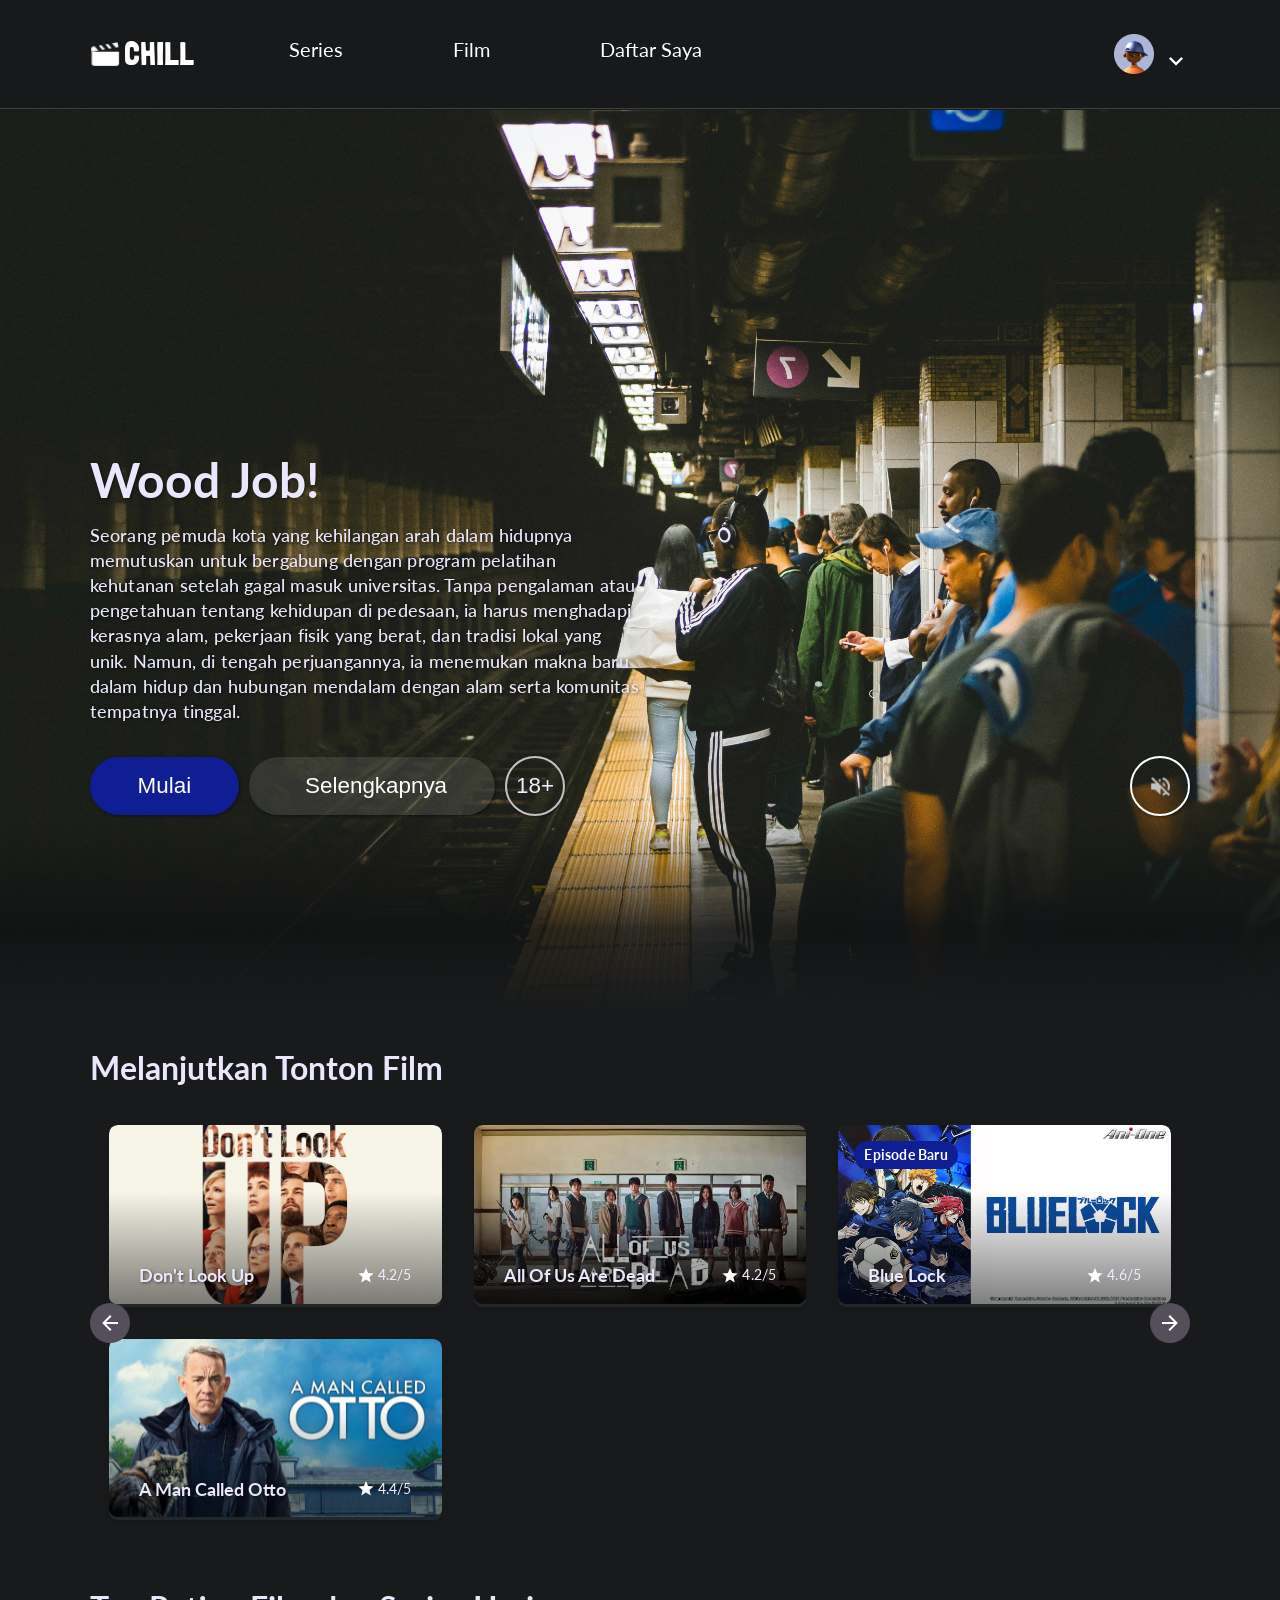
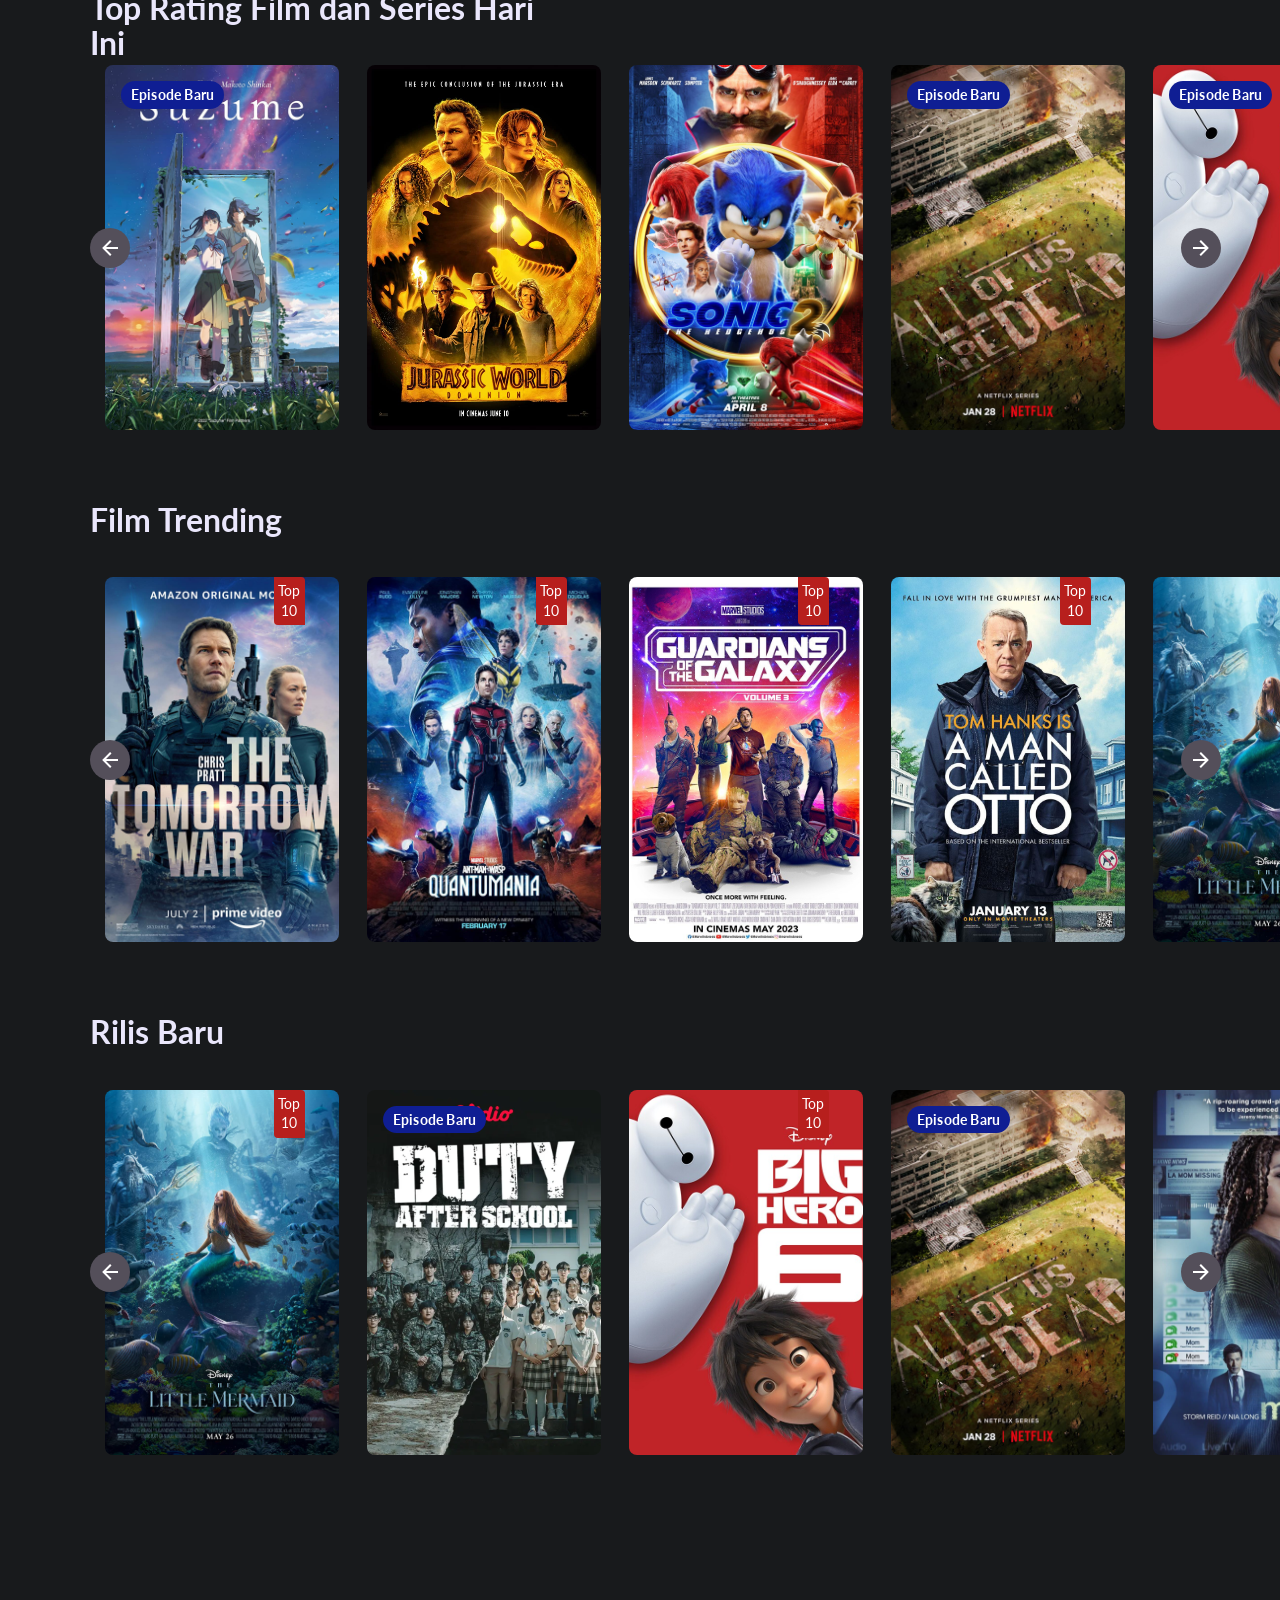
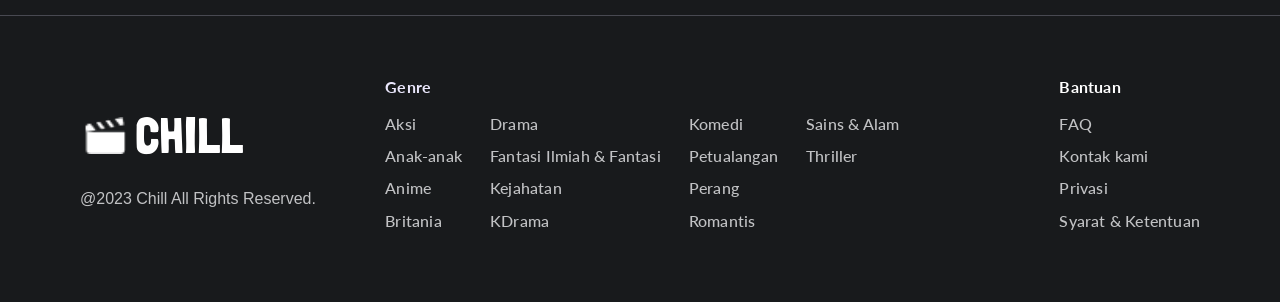
<file: index.html>
<!DOCTYPE html>
<html lang="en">
  <head>
    <meta charset="UTF-8" />
    <meta name="viewport" content="width=device-width, initial-scale=1.0" />
    <!-- Fonts -->
    <link rel="preconnect" href="https://fonts.googleapis.com" />
    <link rel="preconnect" href="https://fonts.gstatic.com" crossorigin />
    <link
      href="https://fonts.googleapis.com/css2?family=Lato:wght@300;400;700;900&family=Londrina+Solid:wght@400;900&display=swap"
      rel="stylesheet"
    />

    <!-- My Style -->
    <link rel="stylesheet" href="./css/index-style.css" />
    <link rel="icon" href="./assets/movie-clapper-open.png" type="image/png" />
    <title>Chill</title>
  </head>
  <body>
    <!-- Navbar start -->
    <nav class="navbar">
      <div class="navbar-nav">
        <div class="navbar-logo">
          <div class="logo-wrapper">
            <img src="./assets/movie.png" alt="movie vector" />
          </div>
          <a href="index.html" class="logotext">CHILL</a>
        </div>
        <ul class="navigation">
          <li><a href="#">Series</a></li>
          <li><a href="#">Film</a></li>
          <li><a href="#">Daftar Saya</a></li>
        </ul>
      </div>
      <!-- avatar-icon -->
      <!-- Avatar Dropdown -->
      <div class="navbar-avatar">
        <img
          src="./assets/avatar-profile.png"
          alt="avatar-profile"
          class="avatar-img"
        />
        <div class="arrow-down">
          <img src="./assets/Vector-arrow.png" alt="arrow-vector" />
        </div>
        <!-- Dropdown Menu -->
        <div class="dropdown-menu">
          <ul>
            <li>
              <img src="./assets/profile.svg" alt="profile" />
              <a href="#profil-saya"
                ><span class="profileText">Profil Saya</span></a
              >
            </li>
            <li>
              <img src="./assets/star-profile.svg" alt="Premium" />
              <a href="#ubah-premium">Ubah Premium</a>
            </li>
            <li>
              <img src="./assets/logout.svg" alt="logout" />
              <a href="#keluar">Keluar</a>
            </li>
          </ul>
        </div>
      </div>
    </nav>
    <!-- Navbar end -->

    <!-- Hero Section starts -->
    <section class="hero" id="home">
      <main class="content-wrapper">
        <div class="content-text">
          <h1>Wood Job!</h1>
          <p>
            Seorang pemuda kota yang kehilangan arah dalam hidupnya memutuskan
            untuk bergabung dengan program pelatihan kehutanan setelah gagal
            masuk universitas. Tanpa pengalaman atau pengetahuan tentang
            kehidupan di pedesaan, ia harus menghadapi kerasnya alam, pekerjaan
            fisik yang berat, dan tradisi lokal yang unik. Namun, di tengah
            perjuangannya, ia menemukan makna baru dalam hidup dan hubungan
            mendalam dengan alam serta komunitas tempatnya tinggal.
          </p>
        </div>
        <div class="content-btn">
          <div class="btn-wrapper">
            <button class="btn-start"><span>Mulai</span></button>
            <button class="btn-info">
              <i data-feather="info"></i><span>Selengkapnya</span>
            </button>
            <button class="btn-age"><span>18+</span></button>
          </div>
          <div class="btn-volume">
            <button class="volume-off">
              <img src="./assets/volume-off.png" alt="volume-off" />
            </button>
          </div>
        </div>
      </main>
    </section>
    <!-- Hero Section end -->

    <!-- Continue Watching Section start -->
    <section class="movie-section">
      <h2>Melanjutkan Tonton Film</h2>
      <div class="movie-carousel">
        <div class="arrow-btn">
          <div class="arrow-left">
            <button class="carousel-btn left-btn" aria-label="Scroll left">
              <svg
                width="16"
                height="16"
                viewBox="0 0 16 16"
                fill="none"
                xmlns="http://www.w3.org/2000/svg"
              >
                <path
                  d="M16.0002 7.00008V9.00008H4.00016L9.50016 14.5001L8.08016 15.9201L0.160156 8.00008L8.08016 0.0800781L9.50016 1.50008L4.00016 7.00008H16.0002Z"
                  fill="white"
                />
              </svg>
            </button>
          </div>
        </div>
        <ul class="movie-list">
          <!-- movie 1 -->
          <li class="movie-item">
            <div class="poster-container">
              <img src="./images/movie-up.svg" alt="Poster Don't Look Up" />
            </div>
            <div class="movie-details">
              <p class="movie-title">Don't Look Up</p>
              <div class="movie-rating">
                <div class="star-icon">
                  <svg
                    width="14"
                    height="13"
                    viewBox="0 0 14 13"
                    fill="none"
                    xmlns="http://www.w3.org/2000/svg"
                  >
                    <path
                      d="M6.99967 10.5133L11.1197 12.9999L10.0263 8.31325L13.6663 5.15992L8.87301 4.74659L6.99967 0.333252L5.12634 4.74659L0.333008 5.15992L3.96634 8.31325L2.87967 12.9999L6.99967 10.5133Z"
                      fill="white"
                    />
                  </svg>
                </div>
                <span class="rating-text">4.2/5</span>
              </div>
            </div>
          </li>
          <!-- movie 2 -->
          <li class="movie-item">
            <div class="poster-container">
              <img
                src="./images/movie-the batman.svg"
                alt="Poster The Batman"
              />
            </div>
            <div class="movie-details">
              <p class="movie-title">All Of Us Are Dead</p>
              <div class="movie-rating">
                <div class="star-icon">
                  <svg
                    width="14"
                    height="13"
                    viewBox="0 0 14 13"
                    fill="none"
                    xmlns="http://www.w3.org/2000/svg"
                  >
                    <path
                      d="M6.99967 10.5133L11.1197 12.9999L10.0263 8.31325L13.6663 5.15992L8.87301 4.74659L6.99967 0.333252L5.12634 4.74659L0.333008 5.15992L3.96634 8.31325L2.87967 12.9999L6.99967 10.5133Z"
                      fill="white"
                    />
                  </svg>
                </div>
                <span class="rating-text">4.2/5</span>
              </div>
            </div>
          </li>
          <!-- movie 3 -->
          <li class="movie-item">
            <div class="poster-container">
              <img src="./images/movie-blue-lock.svg" alt="Poster Blue Lock" />
            </div>
            <div class="movie-details">
              <p class="movie-title">Blue Lock</p>
              <div class="movie-rating">
                <div class="star-icon">
                  <svg
                    width="14"
                    height="13"
                    viewBox="0 0 14 13"
                    fill="none"
                    xmlns="http://www.w3.org/2000/svg"
                  >
                    <path
                      d="M6.99967 10.5133L11.1197 12.9999L10.0263 8.31325L13.6663 5.15992L8.87301 4.74659L6.99967 0.333252L5.12634 4.74659L0.333008 5.15992L3.96634 8.31325L2.87967 12.9999L6.99967 10.5133Z"
                      fill="white"
                    />
                  </svg>
                </div>
                <span class="rating-text">4.6/5</span>
              </div>
            </div>
            <button class="episodeBaru">
              <span class="episodeBaru-text">Episode Baru</span>
            </button>
          </li>
          <!-- movie 4 -->
          <li class="movie-item">
            <div class="poster-container">
              <img
                src="./images/movie-amancalledotto.svg"
                alt="Poster A Man Called Otto"
              />
            </div>
            <div class="movie-details">
              <p class="movie-title">A Man Called Otto</p>
              <div class="movie-rating">
                <div class="star-icon">
                  <svg
                    width="14"
                    height="13"
                    viewBox="0 0 14 13"
                    fill="none"
                    xmlns="http://www.w3.org/2000/svg"
                  >
                    <path
                      d="M6.99967 10.5133L11.1197 12.9999L10.0263 8.31325L13.6663 5.15992L8.87301 4.74659L6.99967 0.333252L5.12634 4.74659L0.333008 5.15992L3.96634 8.31325L2.87967 12.9999L6.99967 10.5133Z"
                      fill="white"
                    />
                  </svg>
                </div>
                <span class="rating-text">4.4/5</span>
              </div>
            </div>
          </li>
        </ul>
        <div class="arrow-btn">
          <div class="arrow-right">
            <button class="carousel-btn right-btn" aria-label="Scroll right">
              <svg
                width="16"
                height="16"
                viewBox="0 0 16 16"
                fill="none"
                xmlns="http://www.w3.org/2000/svg"
              >
                <path
                  d="M0 7.00008V9.00008H12L6.5 14.5001L7.92 15.9201L15.84 8.00008L7.92 0.0800781L6.5 1.50008L12 7.00008H0Z"
                  fill="white"
                />
              </svg>
            </button>
          </div>
        </div>
      </div>
    </section>
    <!-- Continue Watching Section end -->

    <!-- Top Rating Section start -->
    <section class="top-rating">
      <h3 class="top-rating-title">Top Rating Film dan Series Hari Ini</h3>
      <div class="topRating-wrapper">
        <!-- button kiri -->
        <div class="arrow-btn">
          <div class="arrow-left">
            <button class="carousel-btn left-btn" aria-label="Scroll left">
              <svg
                width="16"
                height="16"
                viewBox="0 0 16 16"
                fill="none"
                xmlns="http://www.w3.org/2000/svg"
              >
                <path
                  d="M16.0002 7.00008V9.00008H4.00016L9.50016 14.5001L8.08016 15.9201L0.160156 8.00008L8.08016 0.0800781L9.50016 1.50008L4.00016 7.00008H16.0002Z"
                  fill="white"
                />
              </svg>
            </button>
          </div>
        </div>
        <div class="topRating-list">
          <!-- movie 1 -->
          <div class="movie-card">
            <img
              class="movie-card-image"
              src="./images/movie-suzume.svg"
              alt="movie-card"
            />
            <button class="movie-card-button">
              <span class="newEpisode">Episode Baru</span>
            </button>
          </div>
          <!-- movie 2 -->
          <div class="movie-card">
            <img
              class="movie-card-image"
              src="./images/movie-jurassic.svg"
              alt="movie-card"
            />
          </div>
          <!-- movie 3 -->
          <div class="movie-card">
            <img
              class="movie-card-image"
              src="./images/movie-sonic.svg"
              alt="movie-card"
            />
          </div>
          <!-- movie 4 -->
          <div class="movie-card">
            <img
              class="movie-card-image"
              src="./images/movie-allofusdead.svg"
              alt="movie-card"
            />
            <button class="movie-card-button">
              <span class="newEpisode">Episode Baru</span>
            </button>
          </div>
          <!-- movie 5 -->
          <div class="movie-card">
            <img
              class="movie-card-image"
              src="./images/movie-bighero.svg"
              alt="movie-card"
            />
            <button class="movie-card-button">
              <span class="newEpisode">Episode Baru</span>
            </button>
            <button class="topRating-text"><span>Top 10</span></button>
          </div>
        </div>
        <!-- button kanan -->
        <div class="arrow-btn">
          <div class="arrow-right">
            <button class="carousel-btn right-btn" aria-label="Scroll right">
              <svg
                width="16"
                height="16"
                viewBox="0 0 16 16"
                fill="none"
                xmlns="http://www.w3.org/2000/svg"
              >
                <path
                  d="M0 7.00008V9.00008H12L6.5 14.5001L7.92 15.9201L15.84 8.00008L7.92 0.0800781L6.5 1.50008L12 7.00008H0Z"
                  fill="white"
                />
              </svg>
            </button>
          </div>
        </div>
      </div>
    </section>
    <!-- Top Rating Section end -->

    <!-- Trending Film Section start -->
    <section class="trending">
      <h3 class="trending-title">Film Trending</h3>
      <div class="trending-wrapper">
        <!-- button kiri -->
        <div class="arrow-btn">
          <div class="arrow-left">
            <button class="carousel-btn left-btn" aria-label="Scroll left">
              <svg
                width="16"
                height="16"
                viewBox="0 0 16 16"
                fill="none"
                xmlns="http://www.w3.org/2000/svg"
              >
                <path
                  d="M16.0002 7.00008V9.00008H4.00016L9.50016 14.5001L8.08016 15.9201L0.160156 8.00008L8.08016 0.0800781L9.50016 1.50008L4.00016 7.00008H16.0002Z"
                  fill="white"
                />
              </svg>
            </button>
          </div>
        </div>
        <div class="trending-list">
          <!-- movie 1 -->
          <div class="movie-card">
            <img
              class="movie-card-image"
              src="./images/movi-tommorrow.svg"
              alt="movie-card"
            />
            <button class="topRating-text"><span>Top 10</span></button>
          </div>
          <!-- movie 2 -->
          <div class="movie-card">
            <img
              class="movie-card-image"
              src="./images/movie-quantumania.svg"
              alt="movie-card"
            />
            <button class="topRating-text"><span>Top 10</span></button>
          </div>
          <!-- movie 3 -->
          <div class="movie-card">
            <img
              class="movie-card-image"
              src="./images/movie-guardians.svg"
              alt="movie-card"
            />
            <button class="topRating-text"><span>Top 10</span></button>
          </div>
          <!-- movie 4 -->
          <div class="movie-card">
            <img
              class="movie-card-image"
              src="./images/movie-otto.svg"
              alt="movie-card"
            />
            <button class="topRating-text"><span>Top 10</span></button>
          </div>
          <!-- movie 5 -->
          <div class="movie-card">
            <img
              class="movie-card-image"
              src="./images/movie-littlemermaid.svg"
              alt="movie-card"
            />
            <button class="topRating-text"><span>Top 10</span></button>
          </div>
        </div>
        <!-- button kanan -->
        <div class="arrow-btn">
          <div class="arrow-right">
            <button class="carousel-btn right-btn" aria-label="Scroll right">
              <svg
                width="16"
                height="16"
                viewBox="0 0 16 16"
                fill="none"
                xmlns="http://www.w3.org/2000/svg"
              >
                <path
                  d="M0 7.00008V9.00008H12L6.5 14.5001L7.92 15.9201L15.84 8.00008L7.92 0.0800781L6.5 1.50008L12 7.00008H0Z"
                  fill="white"
                />
              </svg>
            </button>
          </div>
        </div>
      </div>
    </section>
    <!-- Trending Film Section end -->

    <!-- New Release Section start -->
    <section class="newRelease">
      <h3 class="newRelease-title">Rilis Baru</h3>
      <div class="newRelease-wrapper">
        <!-- button kiri -->
        <div class="arrow-btn">
          <div class="arrow-left">
            <button class="carousel-btn left-btn" aria-label="Scroll left">
              <svg
                width="16"
                height="16"
                viewBox="0 0 16 16"
                fill="none"
                xmlns="http://www.w3.org/2000/svg"
              >
                <path
                  d="M16.0002 7.00008V9.00008H4.00016L9.50016 14.5001L8.08016 15.9201L0.160156 8.00008L8.08016 0.0800781L9.50016 1.50008L4.00016 7.00008H16.0002Z"
                  fill="white"
                />
              </svg>
            </button>
          </div>
        </div>
        <div class="newRelease-list">
          <!-- movie 1 -->
          <div class="movie-card">
            <img
              class="movie-card-image"
              src="./images/movie-littlemermaid.svg"
              alt="movie-card"
            />
            <button class="topRating-text"><span>Top 10</span></button>
          </div>
          <!-- movie 2 -->
          <div class="movie-card">
            <img
              class="movie-card-image"
              src="./images/movie-dutyafterschool.svg"
              alt="movie-card"
            />
            <button class="movie-card-button">
              <span class="newEpisode">Episode Baru</span>
            </button>
          </div>
          <!-- movie 3 -->
          <div class="movie-card">
            <img
              class="movie-card-image"
              src="./images/movie-bighero.svg"
              alt="movie-card"
            />
            <button class="topRating-text"><span>Top 10</span></button>
          </div>
          <!-- movie 4 -->
          <div class="movie-card">
            <img
              class="movie-card-image"
              src="./images/movie-allofusdead.svg"
              alt="movie-card"
            />
            <button class="movie-card-button">
              <span class="newEpisode">Episode Baru</span>
            </button>
          </div>
          <!-- movie 5 -->
          <div class="movie-card">
            <img
              class="movie-card-image"
              src="./images/movie-missing.svg"
              alt="movie-card"
            />
          </div>
        </div>
        <!-- button kanan -->
        <div class="arrow-btn">
          <div class="arrow-right">
            <button class="carousel-btn right-btn" aria-label="Scroll right">
              <svg
                width="16"
                height="16"
                viewBox="0 0 16 16"
                fill="none"
                xmlns="http://www.w3.org/2000/svg"
              >
                <path
                  d="M0 7.00008V9.00008H12L6.5 14.5001L7.92 15.9201L15.84 8.00008L7.92 0.0800781L6.5 1.50008L12 7.00008H0Z"
                  fill="white"
                />
              </svg>
            </button>
          </div>
        </div>
      </div>
    </section>
    <!-- New Release Section end -->

    <!-- Footer Section start -->
    <footer class="footer">
      <div class="footer-wrapper">
        <div class="footer-logoCopyright">
          <div class="footer-logo">
            <div class="footer-logoWrapper">
              <img src="./assets/movie.png" alt="movie vector" />
            </div>
            <a href="index.html" class="footer-logotext">CHILL</a>
          </div>
          <p class="copyright"><span>@2023 Chill All Rights Reserved.</span></p>
        </div>
        <div class="footer-content">
          <div class="genre">
            <p class="genre-title">Genre</p>
            <!-- genre column 1 -->
            <div class="genre-wrapper">
              <ul class="genre-list">
                <li><a href="#">Aksi</a></li>
                <li><a href="#">Anak-anak</a></li>
                <li><a href="#">Anime</a></li>
                <li><a href="#">Britania</a></li>
              </ul>
              <!-- genre column 2 -->
              <ul class="genre-list">
                <li><a href="#">Drama</a></li>
                <li><a href="#">Fantasi Ilmiah & Fantasi</a></li>
                <li><a href="#">Kejahatan</a></li>
                <li><a href="#">KDrama</a></li>
              </ul>
              <!-- genre column 3 -->
              <ul class="genre-list">
                <li><a href="#">Komedi</a></li>
                <li><a href="#">Petualangan</a></li>
                <li><a href="#">Perang</a></li>
                <li><a href="#">Romantis</a></li>
              </ul>
              <!-- genre column 4 -->
              <ul class="genre-list">
                <li><a href="#">Sains & Alam</a></li>
                <li><a href="#">Thriller </a></li>
              </ul>
            </div>
            <img class="chevron" src="./assets/chevron.svg" alt="chevron" />
          </div>
          <div class="information">
            <p class="information-title">Bantuan</p>
            <!-- genre column 1 -->
            <div class="information-wrapper">
              <ul class="information-list">
                <li><a href="#">FAQ</a></li>
                <li><a href="#">Kontak kami</a></li>
                <li><a href="#">Privasi</a></li>
                <li><a href="#">Syarat & Ketentuan</a></li>
              </ul>
            </div>
            <img class="chevron" src="./assets/chevron.svg" alt="chevron" />
          </div>
        </div>
      </div>
    </footer>
    <!-- Footer Section end -->

    <!-- File JavaScript -->
    <script src="./js/index.js"></script>
  </body>
</html>
</file>
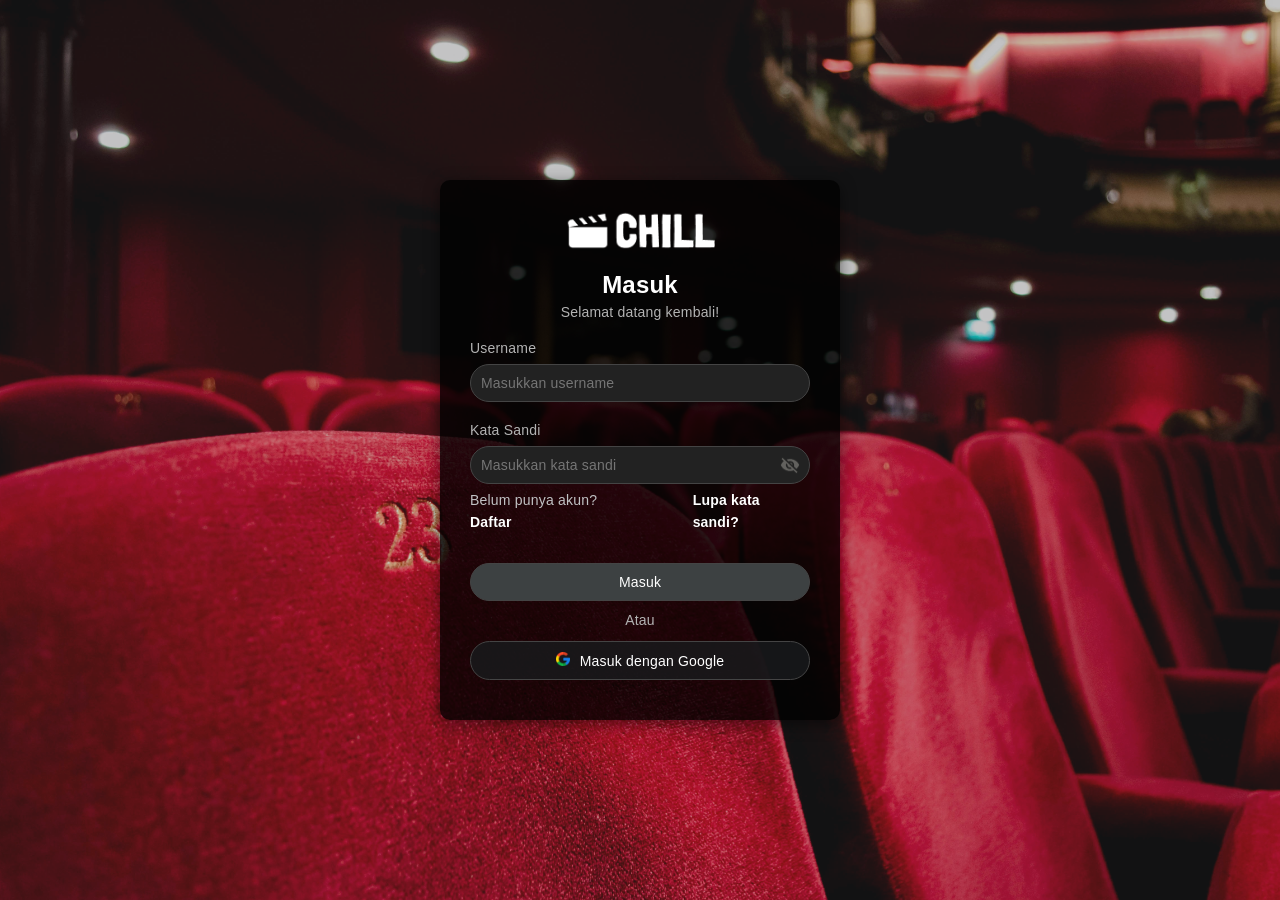
<file: login.html>
<!DOCTYPE html>
<html lang="en">
<head>
    <meta charset="UTF-8">
    <meta name="viewport" content="width=device-width, initial-scale=1.0">
    <title>Chill – Login</title>
    <link rel="stylesheet" href="/css/login-style.css">
    <link rel="icon" href="/assets/movie-clapper-open.png" type="image/png">
</head>
<body>
  <div class="container">
    <div class="background">
    </div>
    <div class="login-wrapper">
      <header class="header">
        <img src="/assets/Logo.png" alt="Logo Chill" class="logo">
      </header>
      <main>
        <form class="form">
          <div class="welcome-container">
            <h3>Masuk</h3>
            <p>Selamat datang kembali!</p>
          </div>
          <div class="input-group1">
            <label for="username">Username</label>
            <input type="text" name="username" placeholder="Masukkan username" required>
          </div>
          <div class="input-group2">
            <label for="password">Kata Sandi</label>
            <div class="password-container">
              <input type="password" id="password" name="password" placeholder="Masukkan kata sandi" required>
              <img src="/assets/eye-off.png" alt="Tampilkan/Sembunyikan" class="toggle-password">
            </div>
            <div class="links">
              <div class="signup-links">
                <p class="signup">Belum punya akun? <a href="register.html">Daftar</a></p>
              </div>
              <p class="forgotten"><a href="#">Lupa kata sandi?</a></p>
            </div>
          </div>          
          <div class="button-group">
            <button type="submit" class="btn-login">Masuk</button>
            <p>Atau</p>
            <button type="button" class="btn-google"><img src="/assets/google.png" alt="logo-google">Masuk dengan Google</button>
          </div>
        </form>
      </main>
    </div>
  </div>
</body>
</html>
</file>
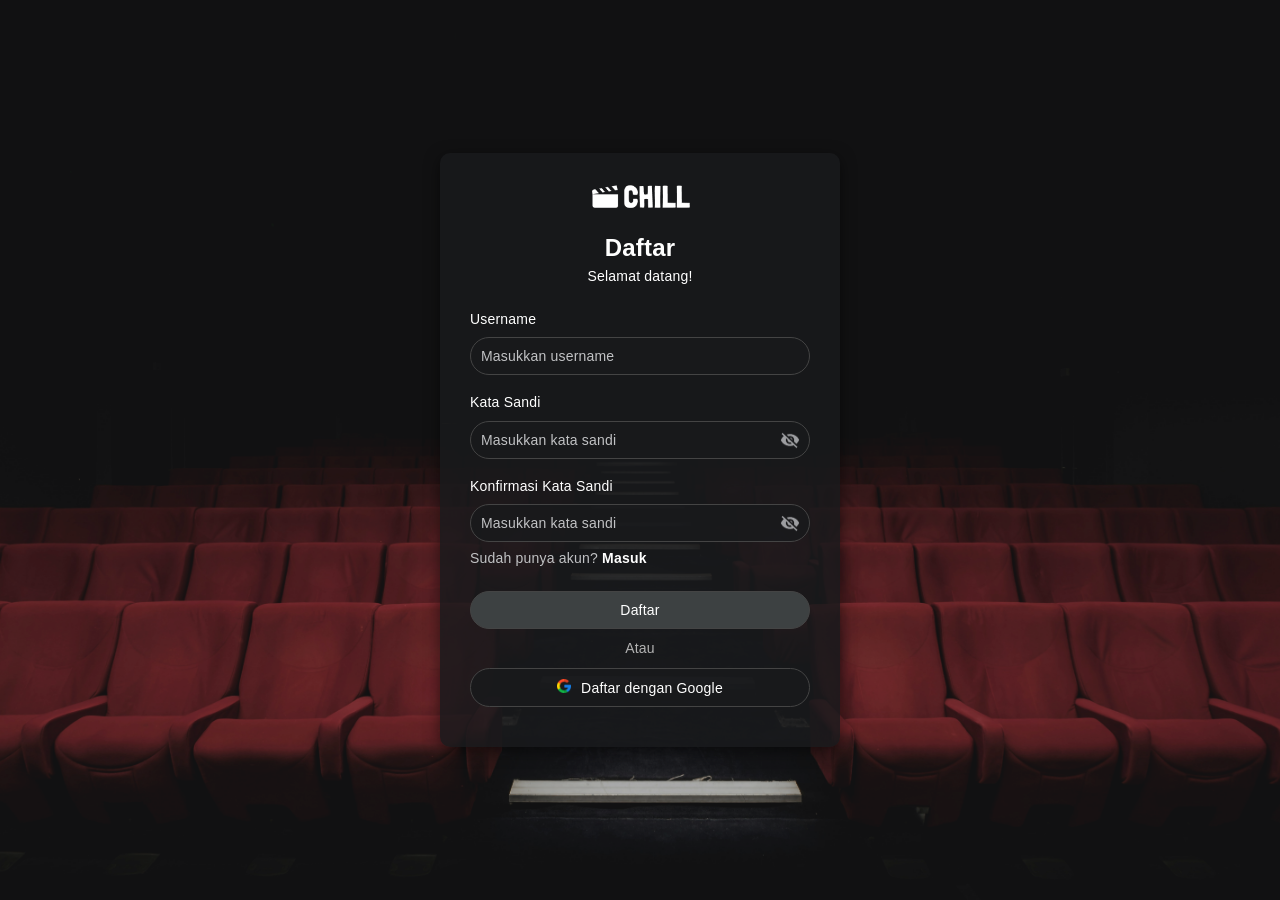
<file: register.html>
<!DOCTYPE html>
<html lang="en">
<head>
    <meta charset="UTF-8">
    <meta name="viewport" content="width=device-width, initial-scale=1.0">
    <title>Sign up for Chill</title>
    <link rel="stylesheet" href="/css/register-style.css">
    <link rel="icon" href="/assets/movie-clapper-open.png" type="image/png">
</head>
<body>
    <div class="container">
        <div class="background"></div>
        <div class="login-wrapper">
            <header class="header">
                <img src="/assets/Logo.png" alt="Logo Chill">
            </header>
            <main>
                <form class="form">
                    <div class="register-container">
                        <h3>Daftar</h3>
                        <p>Selamat datang!</p>
                    </div>
                    <div class="input-group1">
                        <label for="username">Username</label>
                        <input type="text" name="username" id="username" placeholder="Masukkan username">
                    </div>
                    <div class="input-group2">
                        <label for="password">Kata Sandi</label>
                        <div class="password-container">
                            <input type="password" id="password" name="password" placeholder="Masukkan kata sandi">
                            <img src="/assets/eye-off.png" alt="Tampilkan/Sembunyikan" class="toggle-password">
                        </div>
                    </div> 
                    <div class="input-group3">
                        <label for="confirm-password">Konfirmasi Kata Sandi</label>
                        <div class="password-container">
                            <input type="password" id="confirm-password" name="confirm-password" placeholder="Masukkan kata sandi">
                            <img src="/assets/eye-off.png" alt="Tampilkan/Sembunyikan" class="toggle-password">
                        </div>
                        <div class="link">
                            <p class="login-link">Sudah punya akun? <a href="login.html">Masuk</a></p>
                        </div>
                    </div> 
                    <div class="button-group">
                        <button type="submit" class="btn-login">Daftar</button>
                        <p>Atau</p>
                        <button type="button" class="btn-google"><img src="/assets/google.png" alt="logo-google">Daftar dengan Google</button>
                    </div>
                </form>
            </main>
        </div>
    </div>
</body>
</html>
</file>
<file: css/index-style.css>
:root {
  /* BG COLOR */
  --paper-bg: rgba(34, 40, 42);
  --body-bg: rgba(47, 51, 52);
  --header-bg: rgba(24, 26, 28);
  --extra-bg: rgba(61, 65, 66);
  /* DARK TEXT */
  --dark-primary: rgba(84, 79, 90);
  --dark-second: rgba(121, 118, 126);
  --dark-disable: rgba(180, 178, 183);
  /* LIGHT TEXT */
  --light-primary: rgba(234, 231, 252);
  --light-second: rgba(239, 236, 253);
  --light-disable: rgba(246, 244, 254);
}

* {
  margin: 0;
  padding: 0;
  box-sizing: border-box;
  outline: none;
  border: none;
  text-decoration: none;
}

body {
  font-family: "Lato", sans-serif;
  background-color: var(--header-bg);
  color: var(--light-primary);
  height: 2890px;
}

/* Navbar */
.navbar {
  display: flex;
  justify-content: space-between;
  align-items: center;
  padding: 1.4rem 7%;
  background-color: rgba(24, 26, 28, 0.8);
  border-bottom: 1px solid var(--extra-bg);
  position: fixed;
  top: 0;
  left: 0;
  right: 0;
  z-index: 9999;
}

.navbar-nav {
  display: flex;
  align-items: center;
  justify-content: space-between;
  gap: 80px;
}

.navbar-logo {
  display: flex;
  align-items: center;
  flex-direction: row;
  width: Hug (103.55px) px;
  height: Fixed (44px) px;
  gap: 4px;
  opacity: 0px;
}

.logo-wrapper {
  display: flex;
  align-items: center;
  justify-content: center;
  width: 30px;
  height: 30px;
}

.logo-wrapper img {
  width: 100%;
  height: auto;
}

.navbar-logo a {
  color: rgba(255, 255, 255, 1);
  font-family: Londrina Solid;
  text-align: center;
  font-size: 32px;
  line-height: 30px;
}

.navigation {
  display: flex;
  justify-content: center;
  align-items: center;
  width: Hug (520.55px) px;
  height: Hug (44px) px;
  gap: 80px;
  opacity: 0px;
}

.navigation li {
  list-style-type: none;
  padding: 15px;
}

.navigation li a {
  color: rgba(255, 255, 255, 1);
  font-size: 20px;
  text-decoration: none;
}

.navigation li a:hover {
  color: var(--dark-second);
  transition: all 0.3s ease-in-out;
}

.navigation li a::after {
  content: "";
  display: block;
  padding-bottom: 0.5rem;
  border-bottom: 0.1rem solid var(--dark-second);
  transform: scaleX(0);
  transition: 0.2s linear;
}

.navigation li a:hover:after {
  transform: scaleX(0.5);
}

.navbar-avatar {
  display: flex;
  justify-content: center;
  align-items: center;
  position: relative;
  width: Hug (76px) px;
  height: Hug (40px) px;
  gap: 8px;
  opacity: 1px;
  cursor: pointer;
}

.navbar-avatar img {
  width: 40px;
  height: 40px;
  gap: 0px;
  opacity: 0px;
}

.arrow-down {
  width: 28px;
  height: 28px;
  padding: 10.02px 7px 9.33px 7px;
  gap: 0px;
  opacity: 0px;
}

.arrow-down img {
  width: 14px;
  height: 8.65px;
  top: 10.02px;
  left: 7px;
  gap: 0px;
  opacity: 0px;
}

/* Dropdown Menu */
.dropdown-menu {
  display: none;
  position: absolute;
  top: 50px;
  right: 0;
  background: rgba(24, 26, 28, 1);
  box-shadow: 0px 0px 1px 0px rgba(62, 67, 74, 0.31);
  box-shadow: 0px 18px 28px 0px rgba(62, 67, 74, 0.15);
  border-radius: 4px;
  box-shadow: 0px 4px 6px rgba(0, 0, 0, 0.1);
  padding: 4px 0px 4px 0px;
  z-index: 1000;
  width: 180px;
  height: 128px;
}

/* Dropdown Items */
.dropdown-menu ul {
  list-style: none;
  margin: 0;
  padding: 4px 0px;
}

.dropdown-menu ul li a {
  display: block;
  color: rgba(255, 255, 255, 1);
  font-size: 14px;
  text-decoration: none;
  padding: 10px 15px;
  transition: background-color 0.2s ease;
}

.navbar-avatar.active .dropdown-menu {
  display: block;
}

.dropdown-menu ul li {
  margin: 0;
  display: flex;
  align-items: center;
}

.dropdown-menu ul li img {
  width: 16px;
  height: 16px;
  gap: 0px;
  margin: 8px 0px 8px 24px;
}

.profileText {
  color: rgba(50, 84, 255, 1);
}

/* Hero Section */
.hero {
  min-height: 100vh;
  display: flex;
  align-items: center;
  background-image: url(../images/herocover3.jpg);
  background-repeat: no-repeat;
  background-size: cover;
  background-position: center;
  position: relative;
  margin-top: 110px;
}

.hero::after {
  content: "";
  display: block;
  position: absolute;
  width: 100%;
  height: 30%;
  bottom: 0;
  background: linear-gradient(
    180deg,
    rgba(0, 0, 0, 0) 30%,
    rgba(16, 18, 19, 0.86) 70%,
    #181a1c 100%
  );
}

.content-wrapper {
  padding: 1.4rem 7%;
  top: 0;
  left: 0;
  right: 0;
  margin-top: 150px;
}

.content-text h1 {
  font-size: 48px;
  font-weight: 700;
  line-height: 52.8px;
  text-underline-position: from-font;
  text-decoration-skip-ink: none;
  text-shadow: 1px 1px 3px rgba(1, 1, 3, 0.5);
}

.content-text p {
  font-size: 18px;
  font-weight: 500;
  line-height: 25.2px;
  letter-spacing: 0.2px;
  text-align: left;
  text-underline-position: from-font;
  text-decoration-skip-ink: none;
  margin-top: 1rem;
  text-shadow: 1px 1px 3px rgba(1, 1, 3, 0.5);
  max-width: 50%;
}

.content-btn {
  margin-top: 1rem;
  display: flex;
  justify-content: space-between;
  align-items: center;
  padding: 1 rem 3rem;
  font-size: 1.4rem;
}

.btn-wrapper {
  display: flex;
  align-items: center;
  justify-content: space-between;
  width: Hug (350px) px;
  height: Hug (45px) px;
  gap: 10px;
  opacity: 1px;
}

.btn-start {
  margin-top: 1rem;
  padding: 1rem 3rem;
  font-size: 1.4rem;
  color: #fff;
  background-color: rgba(15, 30, 147, 1);
  border-radius: 48px;
  box-shadow: 1px 1px 3px rgba(1, 1, 3, 0.5);
  cursor: pointer;
}

.btn-info {
  display: flex;
  align-items: center;
  justify-content: center;
  gap: 0.5rem;
  margin-top: 1rem;
  padding: 1rem 3rem;
  font-size: 1.4rem;
  color: #fff;
  background-color: rgba(255, 255, 255, 0.1);
  border-radius: 48px;
  box-shadow: 1px 1px 3px rgba(1, 1, 3, 0.5);
  cursor: pointer;
}

.btn-age {
  display: flex;
  justify-content: center;
  align-items: center;
  margin-top: 1rem;
  font-size: 1.4rem;
  border-radius: 100px;
  border: 2px solid rgba(193, 194, 196, 1);
  box-shadow: 1px 1px 3px rgba(1, 1, 3, 0.5);
  background-color: transparent;
  color: var(--light-second);
  width: 60px;
  height: 60px;
  cursor: pointer;
}

.btn-volume {
  margin-top: 1rem;
  width: 60px;
  height: 60px;
  display: flex;
  justify-content: center;
  align-items: center;
  border-radius: 100px;
  border: 2px solid rgb(255, 255, 255);
  box-shadow: 1px 1px 3px rgba(1, 1, 3, 0.5);
  background-color: transparent;
  gap: 10px;
}

.volume-off {
  width: 30px;
  height: 30px;
  padding: 3px 0px 0px 0px;
  gap: 0px;
  opacity: 0px;
  background-color: transparent;
  cursor: pointer;
}

.volume-off img {
  width: 25px;
  height: 25px;
  top: 3px;
  left: 3px;
  gap: 0px;
  opacity: 0px;
}

/* Continue Watching section */
.movie-section {
  padding-left: 7%;
  padding-right: 7%;
  padding-top: 40px;
  padding-bottom: 30px;
  width: 100%;
}

.movie-carousel {
  display: flex;
  align-items: center;
  justify-content: space-between;
  padding-top: 40px;
  gap: 2rem;
}

.movie-section h2 {
  font-size: 32px;
  font-weight: 700;
  line-height: 35.2px;
  text-underline-position: from-font;
  text-decoration-skip-ink: none;
}

.arrow-btn {
  display: flex;
  align-items: center;
  z-index: 3;
}

.carousel-btn {
  background-color: var(--dark-primary);
  border-radius: 50%;
  width: 40px;
  height: 40px;
  display: flex;
  align-items: center;
  justify-content: center;
  cursor: pointer;
  transition: background-color 0.3s ease;
}

.carousel-btn:hover {
  background-color: var(--dark-second);
}

.movie-list {
  display: grid;
  grid-template-columns: repeat(auto-fit, minmax(250px, 1fr));
  gap: 2rem;
  width: calc(100% + 4rem);
  margin-left: -3.3rem;
  margin-right: -3.3rem;
}

.movie-item {
  position: relative;
  width: 100%;
  background-color: var(--paper-bg);
  border-radius: 8px;
  overflow: hidden;
  text-align: center;
  box-shadow: 0 4px 6px rgba(0, 0, 0, 0.1);
  transition: transform 0.3s ease, box-shadow 0.3s ease;
}

.movie-item:hover {
  transform: translateY(-10px);
  box-shadow: 0 8px 12px rgba(0, 0, 0, 0.2);
}

.poster-container {
  width: auto;
  height: auto;
  overflow: hidden;
  position: relative;
  z-index: 1;
}

.poster-container img {
  width: 100%;
  height: 100%;
  object-fit: cover;
}

.movie-details {
  display: flex;
  flex-direction: row;
  align-items: flex-start;
  justify-content: space-between;
  text-align: justify;
  padding: 20px 30px;
  width: auto;
  position: absolute;
  z-index: 10;
  bottom: 0;
  left: 0;
  right: 0;
  background-color: transparent;
}

.movie-title {
  font-size: 18px;
  font-weight: 700;
  line-height: 21.6px;
  color: var(--light-primary);
  text-align: center;
  text-shadow: 1px 1px 3px rgba(1, 1, 3, 0.5);
}

.movie-rating {
  display: flex;
  align-items: center;
  justify-content: center;
  gap: 4px;
}

.star-icon {
  width: 16px;
  height: 16px;
}

.star-icon svg {
  fill: var(--light-second);
  width: 16px;
  height: 16px;
}

.rating-text {
  font-size: 14px;
  font-weight: 400;
  line-height: 19.6px;
  letter-spacing: 0.2px;
  color: var(--light-second);
}
.episodeBaru {
  position: absolute;
  top: 0;
  left: 0;
  width: Hug (104px) px;
  height: Hug (28px) px;
  padding: 4px 10px;
  margin-top: 16px;
  margin-left: 16px;
  gap: 4px;
  border-radius: 24px;
  background: rgba(15, 30, 147, 1);
  z-index: 10;
}

.episodeBaru-text {
  width: 84px;
  height: 20px;
  gap: 0px;
  opacity: 0px;
  font-family: Lato;
  font-size: 14px;
  font-weight: 700;
  line-height: 19.6px;
  letter-spacing: 0.20000000298023224px;
  text-align: left;
  text-underline-position: from-font;
  text-decoration-skip-ink: none;
  color: rgba(255, 255, 255, 1);
}

/* Top Rating Section */

.top-rating {
  padding-left: 7%;
  padding-right: 7%;
  padding-top: 40px;
  padding-bottom: 32px;
  width: 100%;
}

.top-rating-title {
  font-size: 32px;
  font-weight: 700;
  line-height: 35.2px;
  text-underline-position: from-font;
  text-decoration-skip-ink: none;
}

.topRating-wrapper {
  display: flex;
  align-items: center;
  justify-content: space-between;
  padding-top: 40px;
  gap: 28px;
}

.topRating-list {
  display: flex;
  flex-direction: row;
  align-items: flex-start;
  justify-content: space-between;
  width: 100%;
  height: Hug (365px) px;
  gap: 28px;
  opacity: 0px;
  margin-left: -3.3rem;
  margin-right: -3.3rem;
}

.top-rating-title {
  color: var(--greyscale-50);
  line-height: 35.2px;
  width: 485px;
  height: 35px;
  gap: 0px;
  opacity: 0px;
}

.movie-card {
  position: relative;
  display: flex;
  flex-direction: column;
  align-items: flex-start;
  width: Fixed (234px) px;
  height: Fixed (365px) px;
  gap: 10px;
  opacity: 0px;
  transition: transform 0.3s ease, box-shadow 0.3s ease;
}

.movie-card:hover {
  transform: translateY(-10px);
  box-shadow: 0 8px 12px rgba(0, 0, 0, 0.2);
}

.movie-card-images {
  width: 234px;
  height: 365px;
  gap: 0px;
  border-radius: 8px 0px 0px 0px;
  opacity: 0px;
}

.movie-card-button {
  position: absolute;
  width: Hug (104px) px;
  height: Hug (28px) px;
  padding: 4px 10px;
  margin-top: 16px;
  margin-left: 16px;
  gap: 4px;
  border-radius: 24px;
  background: rgba(15, 30, 147, 1);
  opacity: 0px;
}

.newEpisode {
  width: 84px;
  height: 20px;
  gap: 0px;
  opacity: 0px;
  font-family: Lato;
  font-size: 14px;
  font-weight: 700;
  line-height: 19.6px;
  letter-spacing: 0.20000000298023224px;
  text-align: left;
  text-underline-position: from-font;
  text-decoration-skip-ink: none;
  color: rgba(255, 255, 255, 1);
}

.topRating-text {
  position: absolute;
  width: Hug (31px) px;
  height: Hug (48px) px;
  margin-left: 169px;
  margin-right: 34px;
  padding: 4px;
  gap: 10px;
  border-radius: 0px 4px 0px 4px;
  opacity: 0px;
  background: rgba(183, 31, 29, 1);
}

.topRating-text span {
  display: flex;
  flex-direction: column;
  width: 23px;
  height: 40px;
  gap: 0px;
  opacity: 0px;
  font-family: Lato;
  font-size: 14px;
  font-weight: 400;
  line-height: 19.6px;
  letter-spacing: 0.20000000298023224px;
  text-align: center;
  text-underline-position: from-font;
  text-decoration-skip-ink: none;
  color: rgba(255, 255, 255, 1);
}

/* Trending Film Section */
.trending {
  padding-left: 7%;
  padding-right: 7%;
  padding-top: 40px;
  padding-bottom: 32px;
  width: 100%;
}

.trending-title {
  font-size: 32px;
  font-weight: 700;
  line-height: 35.2px;
  text-underline-position: from-font;
  text-decoration-skip-ink: none;
}

.trending-wrapper {
  display: flex;
  align-items: center;
  justify-content: space-between;
  padding-top: 40px;
  gap: 28px;
}

.trending-list {
  display: flex;
  flex-direction: row;
  align-items: flex-start;
  justify-content: space-between;
  width: 100%;
  height: Hug (365px) px;
  gap: 28px;
  opacity: 0px;
  margin-left: -3.3rem;
  margin-right: -3.3rem;
}

/* New Release Section */

.newRelease {
  padding-left: 7%;
  padding-right: 7%;
  padding-top: 40px;
  padding-bottom: 80px;
  margin-bottom: 80px;
  width: 100%;
}

.newRelease-title {
  font-size: 32px;
  font-weight: 700;
  line-height: 35.2px;
  text-underline-position: from-font;
  text-decoration-skip-ink: none;
}

.newRelease-wrapper {
  display: flex;
  align-items: center;
  justify-content: space-between;
  padding-top: 40px;
  gap: 28px;
}

.newRelease-list {
  display: flex;
  flex-direction: row;
  align-items: flex-start;
  justify-content: space-between;
  width: 100%;
  height: Hug (365px) px;
  gap: 28px;
  opacity: 0px;
  margin-left: -3.3rem;
  margin-right: -3.3rem;
}

/* Footer Section */

.footer {
  width: Fixed (1, 440px) px;
  height: Hug (284px) px;
  top: 20px;
  left: 20px;
  padding: 60px 80px 60px 80px;
  gap: 20px;
  border: 1px 0px 0px 0px;
  opacity: 0px;
  border-top: 1px solid rgba(231, 227, 252, 0.23);
}

.footer-wrapper {
  width: Fill (1, 280px) px;
  height: Hug (164px) px;
  gap: 0px;
  display: flex;
  align-items: center;
  justify-content: space-between;
}

.footer-logoCopyright {
  width: Hug (251px) px;
  height: Hug (91px) px;
  gap: 26px;
  opacity: 0px;
}

.footer-logo {
  display: flex;
  align-items: center;
  flex-direction: row;
  width: Hug (163px) px;
  height: Fixed (44px) px;
  gap: 4px;
  opacity: 0px;
}

.footer-logoWrapper {
  display: flex;
  align-items: center;
  justify-content: center;
  width: 50px;
  height: 44px;
  gap: 0px;
  opacity: 0px;
}

.footer-logoWrapper img {
  width: 42.56px;
  height: 36.34px;
  top: 4px;
  left: 3.27px;
  gap: 0px;
  opacity: 0px;
}

.footer-logotext {
  width: 109px;
  height: 44px;
  gap: 0px;
  opacity: 0px;
  color: rgba(255, 255, 255, 1);
  font-family: Londrina Solid;
  font-size: 50px;
  font-weight: 400;
  line-height: 55px;
  text-align: center;
  text-underline-position: from-font;
  text-decoration-skip-ink: none;
  margin-bottom: 10px;
}

.copyright {
  width: 251px;
  height: 21px;
  gap: 0px;
  opacity: 0px;
  margin-top: 26px;
}

.copyright span {
  font-family: sans-serif;
  font-size: 16px;
  font-weight: 400;
  line-height: 20.4px;
  text-align: left;
  text-underline-position: from-font;
  text-decoration-skip-ink: none;
  color: rgba(193, 194, 196, 1);
}

.footer-content {
  display: flex;
  flex-direction: row;
  align-items: flex-start;
  width: Hug (814px) px;
  height: Hug (164px) px;
  gap: 160px;
  opacity: 0px;
}

.genre {
  display: flex;
  flex-direction: column;
  align-items: flex-start;
  width: Hug (514px) px;
  height: Hug (164px) px;
  gap: 15px;
}

.genre-title {
  width: 45px;
  height: 22px;
  gap: 0px;
  opacity: 0px;
  font-family: Lato;
  font-size: 16px;
  font-weight: 700;
  line-height: 22.4px;
  letter-spacing: 0.20000000298023224px;
  text-align: left;
  text-underline-position: from-font;
  text-decoration-skip-ink: none;
  color: var(--light-primary);
}

.genre-wrapper {
  display: flex;
  flex-direction: row;
  align-items: flex-start;
  width: Hug (514px) px;
  height: Hug (127px) px;
  gap: 28px;
}

.genre-list {
  gap: 15px;
}

.genre-list li {
  list-style-type: none;
  margin-bottom: 10px;
}

.genre-list li a {
  font-family: Lato;
  font-size: 16px;
  font-weight: 500;
  line-height: 22.4px;
  letter-spacing: 0.20000000298023224px;
  text-align: left;
  text-underline-position: from-font;
  text-decoration-skip-ink: none;
  color: rgba(193, 194, 196, 1);
}

.information {
  width: Hug (140px) px;
  height: Hug (164px) px;
  gap: 15px;
}

.information-title {
  width: 61px;
  height: 22px;
  gap: 0px;
  opacity: 0px;
  font-family: Lato;
  font-size: 16px;
  font-weight: 700;
  line-height: 22.4px;
  letter-spacing: 0.20000000298023224px;
  text-align: left;
  text-underline-position: from-font;
  text-decoration-skip-ink: none;
  color: rgba(255, 255, 255, 1);
}

.information-wrapper {
  width: Hug (140px) px;
  height: Hug (127px) px;
  gap: 13px;
  margin-top: 15px;
}

.information-list li {
  list-style-type: none;
  margin-bottom: 10px;
}

.information-list li a {
  font-family: Lato;
  font-size: 16px;
  font-weight: 500;
  line-height: 22.4px;
  letter-spacing: 0.20000000298023224px;
  text-align: left;
  text-underline-position: from-font;
  text-decoration-skip-ink: none;
  color: rgba(193, 194, 196, 1);
}

.chevron {
  display: none;
  visibility: hidden;
  opacity: 0;
}

/* Responsive  */

@media (min-width: 360px) and (max-width: 767px) {
  body {
    height: 1476px;
    overflow-x: hidden;
  }

  /* Navbar */
  .navbar {
    display: flex;
    flex-direction: row;
    justify-content: space-between;
    align-items: center;
    width: Fixed (360px) px;
    height: Hug (56px) px;
    padding: 6px 20px 6px 20px;
    gap: 12px;
    opacity: 0px;
  }
  .navbar-nav {
    display: flex;
    flex-wrap: wrap;
    justify-content: center;
    width: Fill (268px) px;
    height: Hug (44px) px;
    gap: 12px;
  }

  .logotext {
    display: none;
  }

  .navbar-avatar {
    width: Hug (40px) px;
    height: Hug (20px) px;
    gap: 4px;
  }

  .navbar-logo {
    width: Hug (20px) px;
    height: Fixed (44px) px;
    gap: 4px;
  }

  .logo-wrapper {
    width: 20px;
    height: 18px;
    gap: 0px;
  }

  .logo-wrapper img {
    width: 17.02px;
    height: 14.86px;
    top: 1.64px;
    left: 1.31px;
    gap: 0px;
  }

  .navigation {
    gap: 12px;
  }

  .navigation li a {
    font-family: Lato;
    font-size: 13px;
    font-weight: 500;
    line-height: 14px;
    letter-spacing: 0.20000000298023224px;
    text-align: center;
    text-underline-position: from-font;
    text-decoration-skip-ink: none;
  }

  .navbar-avatar {
    width: Hug (40px) px;
    height: Hug (20px) px;
    gap: 4px;
  }

  .navbar-avatar img {
    width: 20px;
    height: 20px;
    gap: 0px;
  }

  .arrow-down {
    width: 16px;
    height: 16px;
    gap: 0px;
  }

  .arrow-down img {
    display: block;
    width: 8px;
    height: 5px;
    object-fit: contain;
  }

  /* Hero section */
  .hero {
    min-height: 50vh;
    margin-top: 55px;
    gap: 20px;
  }

  .content-wrapper {
    display: flex;
    flex-direction: column;
    align-items: flex-start;
    width: Fixed (320px) px;
    height: Hug (118px) px;
    gap: 12px;
    opacity: 0px;
  }

  .content-text h1 {
    width: 190px;
    height: 29px;
    gap: 0px;
    text-align: left;
    display: inline;
    font-family: Lato;
    font-size: 24px;
    font-weight: 700;
    line-height: 28.8px;
    text-underline-position: from-font;
    text-decoration-skip-ink: none;
  }

  .content-text p {
    width: 900px;
    height: 42px;
    gap: 0px;
    text-align: left;
    font-family: Lato;
    font-size: 14px;
    font-weight: 400;
    line-height: 19.6px;
    display: -webkit-box;
    -webkit-line-clamp: 2;
    -webkit-box-orient: vertical;
    overflow: scroll;
    scrollbar-width: none;
    -ms-overflow-style: none;
    text-shadow: rgb(0, 0, 0, 0.5);
  }

  .content-btn {
    margin-top: 12px;
    display: flex;
    flex-direction: row;
    justify-content: space-between;
    align-items: center;
    gap: 50px;
    font-size: 1rem;
  }

  .btn-wrapper {
    flex-direction: row;
    width: 100%;
    gap: 8px;
    margin-top: -30px;
    z-index: 999;
  }

  .btn-start,
  .btn-info {
    padding: 0.8rem 1.5rem;
    font-size: 1rem;
    border-radius: 32px;
    box-shadow: 0.5px 0.5px 2px rgba(1, 1, 3, 0.4);
  }

  .btn-age {
    width: 50px;
    height: 50px;
    font-size: 1rem;
    border-radius: 50px;
  }

  .btn-volume {
    width: 50px;
    height: 50px;
    border-radius: 50px;
    gap: 5px;
    margin-top: -13px;
    cursor: pointer;
    z-index: 999;
  }

  .volume-off {
    width: 20px;
    height: 20px;
    padding: 2px 0;
  }

  .volume-off img {
    width: 18px;
    height: 18px;
  }

  /* Movie sections */
  .movie-section h2,
  .top-rating-title,
  .trending-title,
  .newRelease-title {
    font-family: Lato;
    font-size: 20px;
    font-weight: 700;
    line-height: 24px;
    text-align: leeft;
    text-underline-position: from-font;
    text-decoration-skip-ink: none;
  }

  .movie-list {
    display: flex;
    flex-wrap: nowrap;
    gap: 12px;
    padding-left: 60px;
  }

  .movie-item {
    flex: 0 0 auto;
    width: 80%;
    height: Hug (151px) px;
    gap: 24px;
  }

  .poster-container {
    width: 100%;
    height: auto;
    object-fit: cover;
  }

  .arrow-btn {
    display: none;
  }

  .topRating-list,
  .trending-list,
  .newRelease-list {
    padding-left: 60px;
    display: flex;
    gap: 12px;
  }

  .movie-card {
    flex: 0 0 auto;
    width: 35%;
    height: Hug (145px) px;
    gap: 4px;
  }

  .movie-card-image {
    width: 100%;
    height: auto;
    object-fit: cover;
  }

  /* Footer */
  .footer {
    width: Fixed (360px) px;
    height: Hug (193.75px) px;
    top: 1282px;
    padding: 20px;
    gap: 40px;
    border: 1px 0px 0px 0px;
  }

  .footer-wrapper {
    display: flex;
    flex-direction: column;
  }

  .footer-logoCopyright {
    width: Fill (320px) px;
    height: Hug (57.75px) px;
    gap: 40px;
  }

  .footer-logo {
    width: Fill (320px) px;
    height: Hug (57.75px) px;
    gap: 3px;
  }

  .footer-logoWrapper {
    padding: 0;
    width: 28px;
    height: 25px;
    gap: 0px;
  }

  .footer-logoWrapper img {
    width: 28px;
    height: 25px;
    gap: 0px;
  }

  .footer-logotext {
    padding: 5px 0px;
    width: 53px;
    height: 26px;
    gap: 0px;
    font-family: Londrina Solid;
    font-size: 24px;
    font-weight: 400;
    line-height: 26.4px;
    text-align: center;
    text-underline-position: from-font;
    text-decoration-skip-ink: none;
  }

  .copyright {
    width: 320px;
    height: 17px;
    gap: 0px;
    font-family: Lato;
    font-size: 12px;
    font-weight: 400;
    line-height: 16.8px;
    letter-spacing: 0.20000000298023224px;
    text-align: left;
    text-underline-position: from-font;
    text-decoration-skip-ink: none;
  }

  .footer-content {
    width: Hug (320px) px;
    height: Hug (56px) px;
    gap: 8px;
    margin-top: 40px;
    flex-direction: column;
  }

  .genre,
  .information {
    display: flex;
    flex-direction: row;
    justify-content: space-between;
    align-items: center;
    width: 320px;
    height: auto;
  }

  .genre-wrapper,
  .information-wrapper {
    display: none;
  }

  .chevron {
    display: inline-block;
    visibility: visible;
    opacity: 1;
    cursor: pointer;
    width: 16px;
    height: 16px;
  }
}
</file>
<file: css/login-style.css>
* {
    margin: 0;
    padding: 0;
    box-sizing: border-box;
    letter-spacing: 0.2px;
    font-family: 'Lato', sans-serif;
  }
  
  .container {
    display: flex;
    justify-content: center;
    align-items: center;
    min-height: 100vh;
    position: relative;
    background-color:rgba(24, 26, 28, 0.84);
  }
  
  .background {
    position: absolute;
    top: 0;
    left: 0;
    width: 100%;
    height: 100%;
    background: url(/images/1.1\ Masuk.jpeg) no-repeat center center/cover;
    z-index: 1;
    opacity: 0.7;
  }
  
  .login-wrapper {
    position: relative;
    z-index: 2;
    width: 400px;
    padding: 30px;
    background: rgba(0, 0, 0, 0.8);
    border-radius: 10px;
    box-shadow: 0 4px 15px rgba(0, 0, 0, 0.5);
    color: #fff;
  }

  .login-wrapper header img {
    display: block;
    margin: 0 auto 20px;
    max-width: 150px;
  }
  
  .welcome-container {
    text-align: center;
    margin-bottom: 20px;
  }
  
  .welcome-container h3 {
    font-size: 24px;
    font-weight: bold;
    margin-bottom: 5px;
  }
  
  .welcome-container p {
    font-size: 14px;
    color: #b3b3b3;
  }
  
  .input-group1,
  .input-group2 {
    margin-bottom: 20px;
  }
  
  .input-group1 label,
  .input-group2 label {
    display: block;
    font-size: 14px;
    margin-bottom: 8px;
    color: #b3b3b3;
  }
  
  .input-group1 input,
  .password-container input {
    width: 100%;
    padding: 10px 40px 10px 10px;
    border: 1px solid #444;
    border-radius: 25px;
    outline: none;
    background: #222;
    color: #fff;
    font-size: 14px;
    outline: none;
  }
  
  .input-group1 input:focus,
  .password-container input:focus {
    border-color: rgba(61, 65, 66, 1);
  }
  
  .password-container {
    position: relative;
    display: flex;
    align-items: center;
  }
  
  .password-container input {
    padding-right: 40px; 
  }
  
  .password-container img.toggle-password {
    position: absolute;
    right: 10px;
    width: 20px;
    height: 20px;
    cursor: pointer;
    filter: invert(1);
  }
  
  .links {
    display: flex;
    justify-content: center; 
    align-items: center; 
    width: Hug (449px);
    height: Hug (22px);
    gap: 50px;
    margin-top: 5px;
  }
  
  .links p {
    height: (22px);
    font-size: 14px;
    line-height: 22.4px;
    align-items: center;
    font-weight: 400;
  }
  
  p.signup {
    width: Hug(189px);
    gap: 6px;
    color: rgba(193, 194, 196, 1);
  }

  p.signup a {
    color: rgba(255, 255, 255, 1);
    text-decoration: none;
    font-weight: bold;
  }

  p.signup p.forgotten a :hover{
    color: rgba(255, 255, 255, 1);
  }
  
  
  p.forgotten a {
    color: rgba(255, 255, 255, 1);
    text-decoration: none;
    font-weight: bold;
  }

  
  button {
    width: 100%;
    padding: 10px;
    margin-top: 10px;
    margin-bottom: 10px;
    background: rgba(24, 26, 28, 0.84);
    color: rgba(255, 255, 255, 1);
    border: 1px solid #444;
    border-radius: 25px;
    outline: none;
    font-family: 'Lato', sans-serif;
    font-size: 14px;
    cursor: pointer;
  }
  
  button:hover {
    background: rgba(189,189,189, 0.5);
  }
  
  .button-group {
    text-align: center;
    color: #f9f5f5;
    font-weight: bold;
    transition: background 0.3s ease;
  }
  
  .button-group p {
    font-size: 14px;
    font-family: 'Lato', sans-serif;
    color: #b3b3b3;
    line-height: 19.6px;
    letter-spacing: 0.2px;
    align-items: center;
    font-weight: 500;
  }
  
  .btn-login {
    background: rgba(61, 65, 66, 1);
  }
  
  .btn-google {
    background: rgba(24, 26, 28, 0.84);
  }
  
  .btn-google img {
    width: 14px;
    height: 14px;
    margin-right: 10px;
  }
  
  /* Responsiveness */
  @media (max-width: 480px) {
    .login-wrapper {
      width: 90%;
      padding: 20px;
    }
  
    .button-group .btn-login,
    .button-group .btn-google {
      font-size: 12px;
    }
  }
</file>
<file: css/register-style.css>
*{
    margin: 0;
    padding: 0;
    box-sizing: border-box;
    letter-spacing: 0.2px;
}


.container {
    display: flex;
    justify-content: center;
    align-items: center;
    min-height: 100vh;
    position: relative;
    background-color:rgba(20,22,24, 0.84);
  }

.background {
    background: url("/images/2.1 Daftar.jpeg") no-repeat center center;
    background-size: cover; 
    position: absolute;
    top: 0;
    left: 0;
    width: 100%;
    height: 100%;
    z-index: 1;
    opacity: 0.7;
}

.login-wrapper {
    position: relative;
    z-index: 2;
    width: 400px;
    padding: 30px;
    background: rgba(24, 26, 28, 0.84);
    border-radius: 10px;
    box-shadow: 0 4px 15px rgba(0, 0, 0, 0.5);
    color: #fff;
}

.header img {
    display: block;
    margin: 0 auto 20px auto;
    max-width: 100px;
}

.register-container {
    text-align: center;
    margin-bottom: 5px;
}

.register-container h3 {
    font-size: 24px;
    font-family: 'Lato', sans-serif;
    font-weight: 700;
    line-height: 35.2px;
}

.register-container p {
    font-family: 'Lato', sans-serif;
    font-size: 14px;
    font-weight: 400;
    color: rgba(255, 255, 255, 1);
    line-height: 22.4px;
    
}

.form {
    display: flex;
    flex-direction: column;
    gap: 15px;
}

.input-group1, .input-group2, .input-group3 {
    display: flex;
    flex-direction: column;
}



label {
    font-family: 'Lato', sans-serif;
    font-size: 14px;
    font-weight: 500;
    line-height: 25.2px;
    margin-bottom: 5px;
    color: rgba(255, 255, 255, 1);
}

input[type="text"], input[type="password"] {
    font-family: 'Lato', sans-serif;
    width: 100%;
    padding: 10px;
    border: 1px solid #444;
    border-radius: 25px;
    outline: none;
    background:rgba(24, 26, 28, 0.84);
    color: rgba(255, 255, 255, 1);
    font-size: 14px;
}

input::placeholder {
    color: rgba(193, 194, 196, 1) ;
}

.password-container {
    position: relative;
}

.toggle-password {
    position: absolute;
    top: 50%;
    right: 10px;
    transform: translateY(-50%);
    cursor: pointer;
    width: 20px;
    height: 20px;
}

.link {
    text-align:left;
    margin-top: 8px; 
    margin-bottom: 0px;
}

.login-link {
    font-family: 'Lato', sans-serif;
    font-size: 14px;
    color: rgba(193, 194, 196, 1);
}

.login-link a {
    color: rgba(255, 255, 255, 1);
    text-decoration: none;
    font-weight: bold;
}

button {
  width: 100%;
  padding: 10px;
  margin-top: 10px;
  margin-bottom: 10px;
  background: rgba(24, 26, 28, 0.84);
  color: rgba(255, 255, 255, 1);
  border: 1px solid #444;
  border-radius: 25px;
  outline: none;
  font-family: 'Lato', sans-serif;
  font-size: 14px;
  cursor: pointer;
}

button:hover {
  background: rgba(189,189,189, 0.5);
}

.button-group {
  text-align: center;
  color: #f9f5f5;
  font-weight: bold;
  transition: background 0.3s ease;
}

.button-group p {
  font-size: 14px;
  font-family: 'Lato', sans-serif;
  color: #b3b3b3;
  line-height: 19.6px;
  letter-spacing: 0.2px;
  align-items: center;
  font-weight: 500;
}

.btn-login {
  background: rgba(61, 65, 66, 1);
}

.btn-google {
  background: rgba(24, 26, 28, 0.84);
}

.btn-google img {
  width: 14px;
  height: 14px;
  margin-right: 10px;
}

  /* Responsive */
  @media (max-width: 480px) {
    .login-wrapper {
      width: 90%;
      padding: 20px;
    }
  
    .button-group .btn-login,
    .button-group .btn-google {
      font-size: 12px;
    }
  }
</file>
